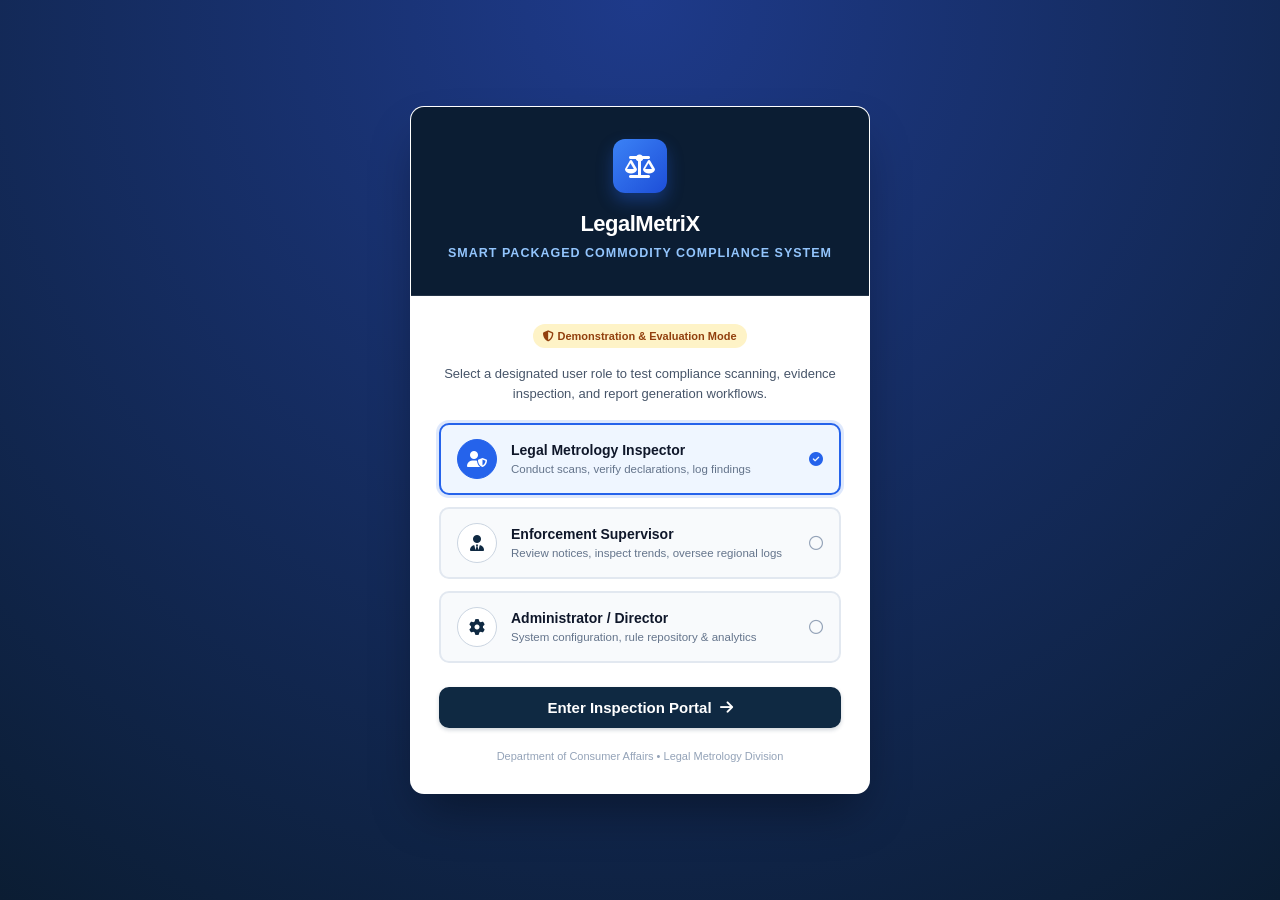
<file: frontend/index.html>
<!DOCTYPE html>
<html lang="en">
<head>
  <meta charset="UTF-8">
  <meta name="viewport" content="width=device-width, initial-scale=1.0">
  <title>LegalMetriX — Smart Packaged Commodity Compliance System</title>
  <meta name="description" content="AI-assisted Legal Metrology compliance screening and mandatory packaged commodity declaration verification system for enforcement officers.">
  <link rel="stylesheet" href="https://cdnjs.cloudflare.com/ajax/libs/font-awesome/6.4.0/css/all.min.css">
  <link rel="stylesheet" href="css/style.css">
  <style>
    .login-wrapper {
      min-height: 100vh;
      display: flex;
      align-items: center;
      justify-content: center;
      background: radial-gradient(circle at top, #1e3a8a, #0b1d33);
      padding: 24px;
    }
    .login-box {
      background-color: #ffffff;
      border-radius: var(--radius-lg);
      box-shadow: 0 25px 50px -12px rgba(0, 0, 0, 0.4);
      width: 100%;
      max-width: 460px;
      overflow: hidden;
      border: 1px solid rgba(255, 255, 255, 0.1);
    }
    .login-header {
      background-color: var(--primary-navy-900);
      padding: 32px 28px;
      text-align: center;
      color: #ffffff;
      border-bottom: 1px solid rgba(255, 255, 255, 0.1);
    }
    .login-emblem {
      width: 54px;
      height: 54px;
      margin: 0 auto 14px;
      background: linear-gradient(135deg, #3b82f6, #1d4ed8);
      border-radius: 12px;
      display: flex;
      align-items: center;
      justify-content: center;
      font-size: 24px;
      color: #ffffff;
      box-shadow: 0 8px 16px rgba(37, 99, 235, 0.35);
    }
    .login-title {
      font-size: 22px;
      font-weight: 800;
      letter-spacing: -0.5px;
      color: #ffffff;
    }
    .login-subtitle {
      font-size: 12.5px;
      color: #93c5fd;
      text-transform: uppercase;
      letter-spacing: 1px;
      font-weight: 600;
      margin-top: 4px;
    }
    .login-body {
      padding: 28px;
    }
    .demo-role-grid {
      display: grid;
      gap: 12px;
      margin-bottom: 24px;
    }
    .role-select-card {
      border: 2px solid var(--slate-200);
      border-radius: var(--radius-md);
      padding: 14px 16px;
      cursor: pointer;
      display: flex;
      align-items: center;
      gap: 14px;
      transition: all 0.2s ease;
      background-color: #f8fafc;
    }
    .role-select-card:hover {
      border-color: #3b82f6;
      background-color: #eff6ff;
    }
    .role-select-card.selected {
      border-color: #2563eb;
      background-color: #eff6ff;
      box-shadow: 0 0 0 3px rgba(37, 99, 235, 0.15);
    }
    .role-icon-box {
      width: 40px;
      height: 40px;
      border-radius: 50%;
      background-color: #ffffff;
      border: 1px solid var(--slate-300);
      display: flex;
      align-items: center;
      justify-content: center;
      font-size: 16px;
      color: var(--primary-navy-800);
    }
    .role-select-card.selected .role-icon-box {
      background-color: #2563eb;
      color: #ffffff;
      border-color: #2563eb;
    }
    .role-details {
      flex: 1;
    }
    .role-name {
      font-size: 14px;
      font-weight: 700;
      color: var(--slate-900);
    }
    .role-desc {
      font-size: 11.5px;
      color: var(--slate-500);
    }
    .demo-badge {
      display: inline-block;
      padding: 4px 10px;
      background-color: #fef3c7;
      color: #92400e;
      border-radius: 20px;
      font-size: 11px;
      font-weight: 700;
      margin-bottom: 16px;
    }
  </style>
</head>
<body>
  <div class="login-wrapper">
    <div class="login-box">
      <div class="login-header">
        <div class="login-emblem">
          <i class="fa-solid fa-scale-balanced"></i>
        </div>
        <h1 class="login-title">LegalMetriX</h1>
        <div class="login-subtitle">Smart Packaged Commodity Compliance System</div>
      </div>

      <div class="login-body">
        <div style="text-align: center;">
          <span class="demo-badge"><i class="fa-solid fa-shield-halved"></i> Demonstration &amp; Evaluation Mode</span>
          <p style="font-size: 13px; color: var(--slate-600); margin-bottom: 20px;">
            Select a designated user role to test compliance scanning, evidence inspection, and report generation workflows.
          </p>
        </div>

        <div class="demo-role-grid">
          <!-- Role 1: Inspector -->
          <div class="role-select-card selected" onclick="selectRole('inspector', this)" id="role-card-inspector">
            <div class="role-icon-box">
              <i class="fa-solid fa-user-shield"></i>
            </div>
            <div class="role-details">
              <div class="role-name">Legal Metrology Inspector</div>
              <div class="role-desc">Conduct scans, verify declarations, log findings</div>
            </div>
            <i class="fa-solid fa-circle-check" style="color: #2563eb;"></i>
          </div>

          <!-- Role 2: Supervisor -->
          <div class="role-select-card" onclick="selectRole('supervisor', this)" id="role-card-supervisor">
            <div class="role-icon-box">
              <i class="fa-solid fa-user-tie"></i>
            </div>
            <div class="role-details">
              <div class="role-name">Enforcement Supervisor</div>
              <div class="role-desc">Review notices, inspect trends, oversee regional logs</div>
            </div>
            <i class="fa-regular fa-circle" style="color: var(--slate-400);"></i>
          </div>

          <!-- Role 3: Admin -->
          <div class="role-select-card" onclick="selectRole('admin', this)" id="role-card-admin">
            <div class="role-icon-box">
              <i class="fa-solid fa-gear"></i>
            </div>
            <div class="role-details">
              <div class="role-name">Administrator / Director</div>
              <div class="role-desc">System configuration, rule repository &amp; analytics</div>
            </div>
            <i class="fa-regular fa-circle" style="color: var(--slate-400);"></i>
          </div>
        </div>

        <button type="button" class="btn btn-primary btn-lg" style="width: 100%;" onclick="proceedToDashboard()">
          <span>Enter Inspection Portal</span>
          <i class="fa-solid fa-arrow-right"></i>
        </button>

        <div style="margin-top: 20px; text-align: center; font-size: 11px; color: var(--slate-400);">
          Department of Consumer Affairs • Legal Metrology Division
        </div>
      </div>
    </div>
  </div>

  <script src="js/api.js"></script>
  <script>
    let selectedRoleKey = 'inspector';

    function selectRole(roleKey, cardEl) {
      selectedRoleKey = roleKey;
      document.querySelectorAll('.role-select-card').forEach(c => {
        c.classList.remove('selected');
        const icon = c.querySelector('.fa-circle-check, .fa-circle');
        if (icon) {
          icon.className = 'fa-regular fa-circle';
          icon.style.color = 'var(--slate-400)';
        }
      });

      cardEl.classList.add('selected');
      const activeIcon = cardEl.querySelector('.fa-circle');
      if (activeIcon) {
        activeIcon.className = 'fa-solid fa-circle-check';
        activeIcon.style.color = '#2563eb';
      }
    }

    function proceedToDashboard() {
      API.setCurrentUserRole(selectedRoleKey);
      window.location.href = 'dashboard.html';
    }
  </script>
</body>
</html>
</file>
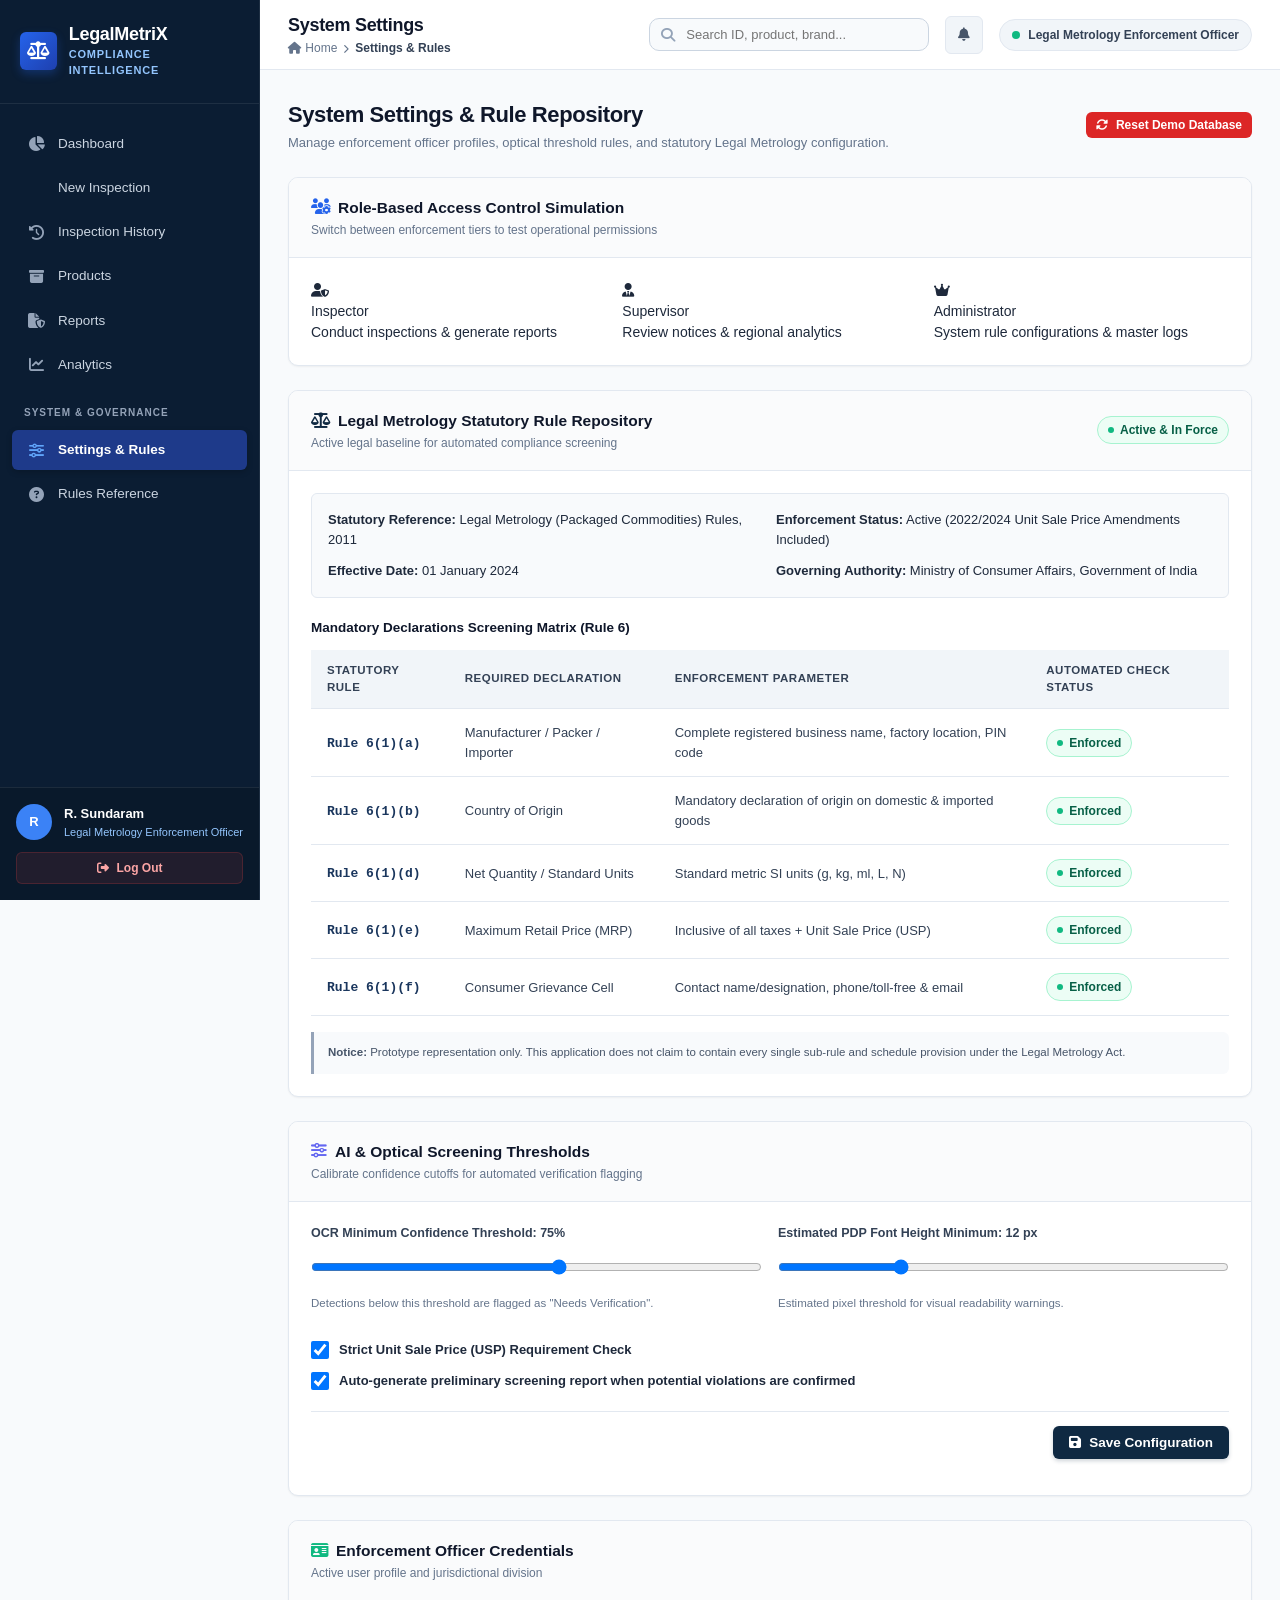
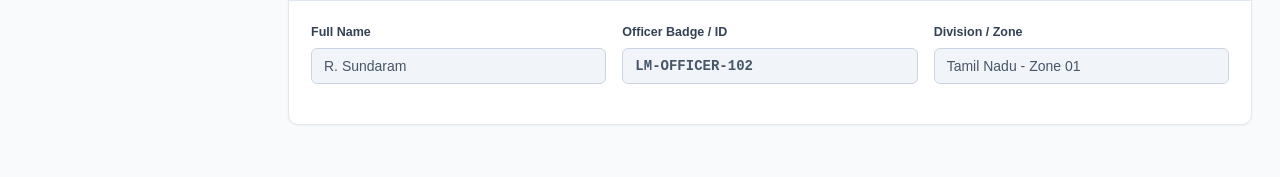
<file: frontend/settings.html>
<!DOCTYPE html>
<html lang="en">
<head>
  <meta charset="UTF-8">
  <meta name="viewport" content="width=device-width, initial-scale=1.0">
  <title>System Settings &amp; Rule Repository — LegalMetriX</title>
  <link rel="stylesheet" href="https://cdnjs.cloudflare.com/ajax/libs/font-awesome/6.4.0/css/all.min.css">
  <link rel="stylesheet" href="css/style.css">
</head>
<body>
  <div class="app-container">
    <!-- Persistent Sidebar Container -->
    <div id="sidebar-container"></div>

    <!-- Main Wrapper -->
    <div class="main-wrapper">
      <!-- Top Navigation Bar -->
      <div id="topbar-container" data-title="System Settings" data-breadcrumb="Settings &amp; Rules"></div>

      <!-- Page Content -->
      <main class="content-body">
        <!-- Header -->
        <div style="display: flex; justify-content: space-between; align-items: center; margin-bottom: 24px; flex-wrap: wrap; gap: 16px;">
          <div>
            <h1 style="font-size: 22px; font-weight: 800; color: var(--slate-900); letter-spacing: -0.4px;">System Settings &amp; Rule Repository</h1>
            <p style="font-size: 13px; color: var(--slate-500); margin-top: 2px;">
              Manage enforcement officer profiles, optical threshold rules, and statutory Legal Metrology configuration.
            </p>
          </div>
          <div>
            <button type="button" class="btn btn-danger btn-sm" onclick="SettingsController.resetAllData()">
              <i class="fa-solid fa-rotate"></i>
              <span>Reset Demo Database</span>
            </button>
          </div>
        </div>

        <!-- 1. Active Role Switcher Card -->
        <div class="card">
          <div class="card-header">
            <div class="card-title-group">
              <h3><i class="fa-solid fa-users-gear" style="color: #2563eb;"></i> Role-Based Access Control Simulation</h3>
              <div class="card-subtitle">Switch between enforcement tiers to test operational permissions</div>
            </div>
          </div>
          <div class="card-body">
            <div style="display: grid; grid-template-columns: repeat(3, 1fr); gap: 16px;">
              <div class="role-select-card" id="settings-role-inspector" onclick="SettingsController.switchRole('inspector')">
                <div class="role-icon-box"><i class="fa-solid fa-user-shield"></i></div>
                <div class="role-details">
                  <div class="role-name">Inspector</div>
                  <div class="role-desc">Conduct inspections &amp; generate reports</div>
                </div>
              </div>

              <div class="role-select-card" id="settings-role-supervisor" onclick="SettingsController.switchRole('supervisor')">
                <div class="role-icon-box"><i class="fa-solid fa-user-tie"></i></div>
                <div class="role-details">
                  <div class="role-name">Supervisor</div>
                  <div class="role-desc">Review notices &amp; regional analytics</div>
                </div>
              </div>

              <div class="role-select-card" id="settings-role-admin" onclick="SettingsController.switchRole('admin')">
                <div class="role-icon-box"><i class="fa-solid fa-crown"></i></div>
                <div class="role-details">
                  <div class="role-name">Administrator</div>
                  <div class="role-desc">System rule configurations &amp; master logs</div>
                </div>
              </div>
            </div>
          </div>
        </div>

        <!-- 2. Legal Metrology Rule Repository Card -->
        <div class="card">
          <div class="card-header">
            <div class="card-title-group">
              <h3><i class="fa-solid fa-scale-balanced" style="color: var(--primary-navy-800);"></i> Legal Metrology Statutory Rule Repository</h3>
              <div class="card-subtitle">Active legal baseline for automated compliance screening</div>
            </div>
            <div>
              <span class="badge-status compliant"><span class="badge-dot"></span> Active &amp; In Force</span>
            </div>
          </div>
          <div class="card-body">
            <div style="background-color: var(--slate-50); border: 1px solid var(--slate-200); border-radius: var(--radius-sm); padding: 16px; margin-bottom: 20px; font-size: 13px;">
              <div style="display: grid; grid-template-columns: repeat(2, 1fr); gap: 12px;">
                <div><strong>Statutory Reference:</strong> Legal Metrology (Packaged Commodities) Rules, 2011</div>
                <div><strong>Enforcement Status:</strong> Active (2022/2024 Unit Sale Price Amendments Included)</div>
                <div><strong>Effective Date:</strong> 01 January 2024</div>
                <div><strong>Governing Authority:</strong> Ministry of Consumer Affairs, Government of India</div>
              </div>
            </div>

            <h4 style="font-size: 13.5px; font-weight: 700; color: var(--slate-900); margin-bottom: 12px;">
              Mandatory Declarations Screening Matrix (Rule 6)
            </h4>

            <div class="table-responsive">
              <table class="table">
                <thead>
                  <tr>
                    <th>Statutory Rule</th>
                    <th>Required Declaration</th>
                    <th>Enforcement Parameter</th>
                    <th>Automated Check Status</th>
                  </tr>
                </thead>
                <tbody>
                  <tr>
                    <td><span class="table-code">Rule 6(1)(a)</span></td>
                    <td>Manufacturer / Packer / Importer</td>
                    <td>Complete registered business name, factory location, PIN code</td>
                    <td><span class="badge-status compliant"><span class="badge-dot"></span> Enforced</span></td>
                  </tr>
                  <tr>
                    <td><span class="table-code">Rule 6(1)(b)</span></td>
                    <td>Country of Origin</td>
                    <td>Mandatory declaration of origin on domestic &amp; imported goods</td>
                    <td><span class="badge-status compliant"><span class="badge-dot"></span> Enforced</span></td>
                  </tr>
                  <tr>
                    <td><span class="table-code">Rule 6(1)(d)</span></td>
                    <td>Net Quantity / Standard Units</td>
                    <td>Standard metric SI units (g, kg, ml, L, N)</td>
                    <td><span class="badge-status compliant"><span class="badge-dot"></span> Enforced</span></td>
                  </tr>
                  <tr>
                    <td><span class="table-code">Rule 6(1)(e)</span></td>
                    <td>Maximum Retail Price (MRP)</td>
                    <td>Inclusive of all taxes + Unit Sale Price (USP)</td>
                    <td><span class="badge-status compliant"><span class="badge-dot"></span> Enforced</span></td>
                  </tr>
                  <tr>
                    <td><span class="table-code">Rule 6(1)(f)</span></td>
                    <td>Consumer Grievance Cell</td>
                    <td>Contact name/designation, phone/toll-free &amp; email</td>
                    <td><span class="badge-status compliant"><span class="badge-dot"></span> Enforced</span></td>
                  </tr>
                </tbody>
              </table>
            </div>

            <div class="legal-notice">
              <strong>Notice:</strong> Prototype representation only. This application does not claim to contain every single sub-rule and schedule provision under the Legal Metrology Act.
            </div>
          </div>
        </div>

        <!-- 3. AI & OCR Detection Thresholds -->
        <div class="card">
          <div class="card-header">
            <div class="card-title-group">
              <h3><i class="fa-solid fa-sliders" style="color: #6366f1;"></i> AI &amp; Optical Screening Thresholds</h3>
              <div class="card-subtitle">Calibrate confidence cutoffs for automated verification flagging</div>
            </div>
          </div>
          <div class="card-body">
            <form id="settings-form" onsubmit="SettingsController.saveSettings(event)">
              <div class="form-row">
                <div class="form-group">
                  <label class="form-label" for="setting-ocr-conf">
                    OCR Minimum Confidence Threshold: <strong id="conf-val-label">75%</strong>
                  </label>
                  <input type="range" id="setting-ocr-conf" class="form-control" min="50" max="95" value="75" oninput="document.getElementById('conf-val-label').textContent = this.value + '%'">
                  <div class="form-text">Detections below this threshold are flagged as "Needs Verification".</div>
                </div>

                <div class="form-group">
                  <label class="form-label" for="setting-font-px">
                    Estimated PDP Font Height Minimum: <strong id="font-val-label">12 px</strong>
                  </label>
                  <input type="range" id="setting-font-px" class="form-control" min="8" max="24" value="12" oninput="document.getElementById('font-val-label').textContent = this.value + ' px'">
                  <div class="form-text">Estimated pixel threshold for visual readability warnings.</div>
                </div>
              </div>

              <div style="display: flex; flex-direction: column; gap: 12px; margin-top: 10px;">
                <label style="display: flex; align-items: center; gap: 10px; cursor: pointer;">
                  <input type="checkbox" id="setting-unit-price" checked style="width: 18px; height: 18px;">
                  <span style="font-size: 13px; font-weight: 600; color: var(--slate-800);">Strict Unit Sale Price (USP) Requirement Check</span>
                </label>

                <label style="display: flex; align-items: center; gap: 10px; cursor: pointer;">
                  <input type="checkbox" id="setting-auto-report" checked style="width: 18px; height: 18px;">
                  <span style="font-size: 13px; font-weight: 600; color: var(--slate-800);">Auto-generate preliminary screening report when potential violations are confirmed</span>
                </label>
              </div>

              <div class="card-footer" style="padding-left: 0; padding-right: 0; background: none; margin-top: 20px;">
                <button type="submit" class="btn btn-primary">
                  <i class="fa-solid fa-floppy-disk"></i>
                  <span>Save Configuration</span>
                </button>
              </div>
            </form>
          </div>
        </div>

        <!-- 4. Officer Profile -->
        <div class="card">
          <div class="card-header">
            <div class="card-title-group">
              <h3><i class="fa-solid fa-id-card" style="color: #10b981;"></i> Enforcement Officer Credentials</h3>
              <div class="card-subtitle">Active user profile and jurisdictional division</div>
            </div>
          </div>
          <div class="card-body">
            <div class="form-row">
              <div class="form-group">
                <label class="form-label">Full Name</label>
                <input type="text" id="prof-name" class="form-control" value="R. Sundaram" readonly>
              </div>
              <div class="form-group">
                <label class="form-label">Officer Badge / ID</label>
                <input type="text" id="prof-badge" class="form-control table-code" value="LM-OFFICER-102" readonly>
              </div>
              <div class="form-group">
                <label class="form-label">Division / Zone</label>
                <input type="text" id="prof-zone" class="form-control" value="Tamil Nadu - Zone 01" readonly>
              </div>
            </div>
          </div>
        </div>

      </main>
    </div>
  </div>

  <script src="js/api.js"></script>
  <script src="js/app.js"></script>
  <script src="js/settings.js"></script>
</body>
</html>
</file>
<file: frontend/css/style.css>
/* ==========================================================================
   LegalMetriX - Government Packaged Commodity Compliance Design System
   ========================================================================== */

:root {
  /* Primary & Slate Palette */
  --primary-navy-900: #0b1d33;
  --primary-navy-800: #0f2942;
  --primary-navy-700: #1a365d;
  --primary-navy-600: #254d80;
  --primary-blue: #1d4ed8;
  --primary-blue-light: #eff6ff;

  /* Neutral Slate */
  --slate-900: #0f172a;
  --slate-800: #1e293b;
  --slate-700: #334155;
  --slate-600: #475569;
  --slate-500: #64748b;
  --slate-400: #94a3b8;
  --slate-300: #cbd5e1;
  --slate-200: #e2e8f0;
  --slate-100: #f1f5f9;
  --slate-50: #f8fafc;
  --white: #ffffff;

  /* Status Colors */
  --status-compliant: #10b981;
  --status-compliant-bg: #ecfdf5;
  --status-compliant-border: #a7f3d0;
  --status-compliant-text: #065f46;

  --status-warning: #d97706;
  --status-warning-bg: #fffbeb;
  --status-warning-border: #fde68a;
  --status-warning-text: #92400e;

  --status-violation: #dc2626;
  --status-violation-bg: #fef2f2;
  --status-violation-border: #fecaca;
  --status-violation-text: #991b1b;

  --status-info: #0284c7;
  --status-info-bg: #f0f9ff;
  --status-info-border: #bae6fd;
  --status-info-text: #0369a1;

  /* Geometry & Typography */
  --font-sans: 'Inter', -apple-system, BlinkMacSystemFont, 'Segoe UI', Roboto, Helvetica, Arial, sans-serif;
  --radius-sm: 6px;
  --radius-md: 10px;
  --radius-lg: 14px;
  --radius-xl: 20px;

  /* Shadows */
  --shadow-sm: 0 1px 2px 0 rgba(0, 0, 0, 0.05);
  --shadow-md: 0 4px 6px -1px rgba(0, 0, 0, 0.07), 0 2px 4px -2px rgba(0, 0, 0, 0.05);
  --shadow-lg: 0 10px 15px -3px rgba(0, 0, 0, 0.08), 0 4px 6px -4px rgba(0, 0, 0, 0.04);
  --shadow-xl: 0 20px 25px -5px rgba(0, 0, 0, 0.1), 0 8px 10px -6px rgba(0, 0, 0, 0.04);

  /* Layout Dimensions */
  --sidebar-width: 260px;
  --topbar-height: 70px;
}

/* Base Styles */
* {
  box-sizing: border-box;
  margin: 0;
  padding: 0;
}

html, body {
  font-family: var(--font-sans);
  background-color: var(--slate-50);
  color: var(--slate-800);
  font-size: 14px;
  line-height: 1.5;
  -webkit-font-smoothing: antialiased;
}

a {
  color: var(--primary-navy-700);
  text-decoration: none;
  transition: all 0.2s ease;
}

button {
  font-family: inherit;
  cursor: pointer;
  border: none;
  background: none;
  outline: none;
}

input, select, textarea {
  font-family: inherit;
  font-size: 14px;
}

/* ==========================================================================
   App Layout
   ========================================================================== */
.app-container {
  display: flex;
  min-height: 100vh;
}

/* Persistent Sidebar */
.sidebar {
  width: var(--sidebar-width);
  background-color: var(--primary-navy-900);
  color: var(--slate-300);
  display: flex;
  flex-direction: column;
  position: fixed;
  top: 0;
  bottom: 0;
  left: 0;
  z-index: 100;
  transition: transform 0.3s cubic-bezier(0.4, 0, 0.2, 1);
  border-right: 1px solid rgba(255, 255, 255, 0.08);
}

.sidebar-header {
  padding: 24px 20px;
  border-bottom: 1px solid rgba(255, 255, 255, 0.08);
  display: flex;
  align-items: center;
  gap: 12px;
}

.sidebar-logo-icon {
  width: 38px;
  height: 38px;
  background: linear-gradient(135deg, #2563eb, #1e40af);
  color: #ffffff;
  border-radius: var(--radius-sm);
  display: flex;
  align-items: center;
  justify-content: center;
  font-size: 18px;
  box-shadow: 0 4px 10px rgba(37, 99, 235, 0.3);
}

.sidebar-brand h1 {
  font-size: 18px;
  font-weight: 700;
  color: #ffffff;
  letter-spacing: -0.3px;
  line-height: 1.2;
}

.sidebar-brand span {
  font-size: 11px;
  color: #93c5fd;
  text-transform: uppercase;
  letter-spacing: 0.8px;
  font-weight: 600;
  display: block;
}

.sidebar-nav {
  flex: 1;
  overflow-y: auto;
  padding: 20px 12px;
  display: flex;
  flex-direction: column;
  gap: 4px;
}

.nav-section-title {
  font-size: 10px;
  text-transform: uppercase;
  letter-spacing: 1px;
  color: var(--slate-400);
  padding: 16px 12px 6px;
  font-weight: 700;
}

.nav-item {
  display: flex;
  align-items: center;
  gap: 12px;
  padding: 10px 14px;
  border-radius: var(--radius-sm);
  color: var(--slate-300);
  font-weight: 500;
  font-size: 13.5px;
  transition: all 0.2s ease;
}

.nav-item i {
  width: 20px;
  font-size: 15px;
  text-align: center;
  color: var(--slate-400);
  transition: color 0.2s ease;
}

.nav-item:hover {
  background-color: rgba(255, 255, 255, 0.07);
  color: #ffffff;
}

.nav-item:hover i {
  color: #93c5fd;
}

.nav-item.active {
  background-color: #1e3a8a;
  color: #ffffff;
  font-weight: 600;
  box-shadow: 0 2px 6px rgba(0, 0, 0, 0.2);
}

.nav-item.active i {
  color: #60a5fa;
}

.nav-item .badge {
  margin-left: auto;
  background-color: rgba(255, 255, 255, 0.15);
  color: #ffffff;
  padding: 2px 7px;
  border-radius: 20px;
  font-size: 11px;
  font-weight: 600;
}

/* Sidebar Footer & Profile */
.sidebar-footer {
  padding: 16px;
  border-top: 1px solid rgba(255, 255, 255, 0.08);
  background-color: rgba(0, 0, 0, 0.15);
}

.user-profile-box {
  display: flex;
  align-items: center;
  gap: 12px;
  margin-bottom: 12px;
}

.user-avatar {
  width: 36px;
  height: 36px;
  border-radius: 50%;
  background-color: #3b82f6;
  color: #ffffff;
  display: flex;
  align-items: center;
  justify-content: center;
  font-weight: 600;
  font-size: 13px;
  flex-shrink: 0;
}

.user-info {
  flex: 1;
  min-width: 0;
}

.user-info .user-name {
  font-size: 13px;
  font-weight: 600;
  color: #ffffff;
  white-space: nowrap;
  overflow: hidden;
  text-overflow: ellipsis;
}

.user-info .user-role {
  font-size: 11px;
  color: #93c5fd;
  white-space: nowrap;
  overflow: hidden;
  text-overflow: ellipsis;
}

.logout-btn {
  width: 100%;
  display: flex;
  align-items: center;
  justify-content: center;
  gap: 8px;
  padding: 8px 12px;
  border-radius: var(--radius-sm);
  background-color: rgba(239, 68, 68, 0.1);
  color: #fca5a5;
  font-size: 12px;
  font-weight: 600;
  border: 1px solid rgba(239, 68, 68, 0.2);
  transition: all 0.2s ease;
}

.logout-btn:hover {
  background-color: #dc2626;
  color: #ffffff;
  border-color: #dc2626;
}

/* ==========================================================================
   Main Content Area & Topbar
   ========================================================================== */
.main-wrapper {
  margin-left: var(--sidebar-width);
  flex: 1;
  display: flex;
  flex-direction: column;
  min-width: 0;
  min-height: 100vh;
}

.topbar {
  height: var(--topbar-height);
  background-color: var(--white);
  border-bottom: 1px solid var(--slate-200);
  display: flex;
  align-items: center;
  justify-content: space-between;
  padding: 0 28px;
  position: sticky;
  top: 0;
  z-index: 90;
}

.topbar-left {
  display: flex;
  align-items: center;
  gap: 18px;
}

.mobile-menu-btn {
  display: none;
  font-size: 20px;
  color: var(--slate-700);
  padding: 6px;
}

.page-title-group h2 {
  font-size: 18px;
  font-weight: 700;
  color: var(--slate-900);
  letter-spacing: -0.3px;
}

.breadcrumbs {
  display: flex;
  align-items: center;
  gap: 6px;
  font-size: 12px;
  color: var(--slate-500);
}

.breadcrumbs a {
  color: var(--slate-500);
}

.breadcrumbs a:hover {
  color: var(--primary-navy-700);
}

.breadcrumbs span.current {
  color: var(--slate-700);
  font-weight: 600;
}

.topbar-right {
  display: flex;
  align-items: center;
  gap: 16px;
}

/* Global Search Bar */
.search-container {
  position: relative;
  width: 280px;
}

.search-input-wrapper {
  position: relative;
  display: flex;
  align-items: center;
}

.search-input-wrapper i {
  position: absolute;
  left: 12px;
  color: var(--slate-400);
  font-size: 14px;
}

.search-input {
  width: 100%;
  padding: 8px 12px 8px 36px;
  border-radius: var(--radius-md);
  border: 1px solid var(--slate-300);
  background-color: var(--slate-50);
  color: var(--slate-800);
  font-size: 13px;
  transition: all 0.2s ease;
}

.search-input:focus {
  background-color: var(--white);
  border-color: #2563eb;
  box-shadow: 0 0 0 3px rgba(37, 99, 235, 0.12);
  outline: none;
}

.search-results-dropdown {
  position: absolute;
  top: calc(100% + 6px);
  left: 0;
  right: 0;
  background-color: var(--white);
  border: 1px solid var(--slate-200);
  border-radius: var(--radius-md);
  box-shadow: var(--shadow-lg);
  max-height: 380px;
  overflow-y: auto;
  z-index: 200;
  display: none;
}

.search-results-dropdown.active {
  display: block;
}

.search-result-item {
  padding: 10px 14px;
  border-bottom: 1px solid var(--slate-100);
  cursor: pointer;
  transition: background-color 0.15s ease;
}

.search-result-item:last-child {
  border-bottom: none;
}

.search-result-item:hover {
  background-color: var(--slate-50);
}

.search-result-title {
  font-weight: 600;
  font-size: 13px;
  color: var(--slate-900);
}

.search-result-subtitle {
  font-size: 11px;
  color: var(--slate-500);
}

/* Notification & Topbar Icons */
.topbar-action-btn {
  position: relative;
  width: 38px;
  height: 38px;
  border-radius: var(--radius-sm);
  display: flex;
  align-items: center;
  justify-content: center;
  color: var(--slate-600);
  background-color: var(--slate-100);
  border: 1px solid var(--slate-200);
  transition: all 0.2s ease;
}

.topbar-action-btn:hover {
  background-color: var(--slate-200);
  color: var(--slate-900);
}

.unread-badge {
  position: absolute;
  top: 6px;
  right: 6px;
  width: 8px;
  height: 8px;
  background-color: var(--status-violation);
  border-radius: 50%;
  border: 2px solid var(--white);
}

.notifications-dropdown {
  position: absolute;
  top: 56px;
  right: 28px;
  width: 340px;
  background-color: var(--white);
  border: 1px solid var(--slate-200);
  border-radius: var(--radius-lg);
  box-shadow: var(--shadow-xl);
  z-index: 200;
  display: none;
}

.notifications-dropdown.active {
  display: block;
}

.notif-header {
  padding: 14px 18px;
  border-bottom: 1px solid var(--slate-200);
  display: flex;
  justify-content: space-between;
  align-items: center;
}

.notif-header h4 {
  font-size: 14px;
  font-weight: 700;
  color: var(--slate-900);
}

.notif-mark-read {
  font-size: 11px;
  color: var(--primary-blue);
  font-weight: 600;
  cursor: pointer;
}

.notif-list {
  max-height: 320px;
  overflow-y: auto;
}

.notif-item {
  padding: 12px 18px;
  border-bottom: 1px solid var(--slate-100);
  display: flex;
  gap: 12px;
  transition: background-color 0.15s ease;
}

.notif-item:hover {
  background-color: var(--slate-50);
}

.notif-item.unread {
  background-color: #f8fafc;
}

.notif-icon {
  width: 32px;
  height: 32px;
  border-radius: 50%;
  display: flex;
  align-items: center;
  justify-content: center;
  flex-shrink: 0;
  font-size: 13px;
}

.notif-icon.warning { background-color: var(--status-warning-bg); color: var(--status-warning); }
.notif-icon.info { background-color: var(--status-info-bg); color: var(--status-info); }
.notif-icon.danger { background-color: var(--status-violation-bg); color: var(--status-violation); }
.notif-icon.success { background-color: var(--status-compliant-bg); color: var(--status-compliant); }

.notif-content {
  flex: 1;
}

.notif-title {
  font-size: 12.5px;
  font-weight: 600;
  color: var(--slate-900);
  margin-bottom: 2px;
}

.notif-text {
  font-size: 11.5px;
  color: var(--slate-600);
  line-height: 1.4;
}

.notif-time {
  font-size: 10px;
  color: var(--slate-400);
  margin-top: 4px;
}

/* User Pill Badge */
.user-role-pill {
  display: flex;
  align-items: center;
  gap: 8px;
  padding: 6px 12px;
  background-color: var(--slate-100);
  border: 1px solid var(--slate-200);
  border-radius: 30px;
  font-size: 12px;
  font-weight: 600;
  color: var(--slate-700);
}

.user-role-dot {
  width: 8px;
  height: 8px;
  border-radius: 50%;
  background-color: var(--status-compliant);
}

/* Page Body Container */
.content-body {
  flex: 1;
  padding: 28px;
  max-width: 1400px;
  width: 100%;
  margin: 0 auto;
}

/* ==========================================================================
   UI Components & Cards
   ========================================================================== */
.card {
  background-color: var(--white);
  border: 1px solid var(--slate-200);
  border-radius: var(--radius-md);
  box-shadow: var(--shadow-sm);
  margin-bottom: 24px;
  overflow: hidden;
  transition: box-shadow 0.2s ease;
}

.card:hover {
  box-shadow: var(--shadow-md);
}

.card-header {
  padding: 18px 22px;
  border-bottom: 1px solid var(--slate-200);
  display: flex;
  justify-content: space-between;
  align-items: center;
  background-color: #fafbfc;
}

.card-title-group h3 {
  font-size: 15.5px;
  font-weight: 700;
  color: var(--slate-900);
  display: flex;
  align-items: center;
  gap: 8px;
}

.card-subtitle {
  font-size: 12px;
  color: var(--slate-500);
  margin-top: 2px;
}

.card-body {
  padding: 22px;
}

.card-footer {
  padding: 14px 22px;
  border-top: 1px solid var(--slate-200);
  background-color: var(--slate-50);
  display: flex;
  justify-content: flex-end;
  gap: 12px;
}

/* Buttons */
.btn {
  display: inline-flex;
  align-items: center;
  justify-content: center;
  gap: 8px;
  padding: 9px 16px;
  border-radius: var(--radius-sm);
  font-size: 13.5px;
  font-weight: 600;
  transition: all 0.2s ease;
  white-space: nowrap;
}

.btn-primary {
  background-color: var(--primary-navy-800);
  color: #ffffff;
  box-shadow: 0 2px 4px rgba(15, 41, 66, 0.2);
}

.btn-primary:hover {
  background-color: var(--primary-navy-700);
  color: #ffffff;
  box-shadow: 0 4px 8px rgba(15, 41, 66, 0.3);
}

.btn-secondary {
  background-color: var(--white);
  color: var(--slate-700);
  border: 1px solid var(--slate-300);
}

.btn-secondary:hover {
  background-color: var(--slate-100);
  border-color: var(--slate-400);
  color: var(--slate-900);
}

.btn-success {
  background-color: var(--status-compliant);
  color: #ffffff;
}

.btn-success:hover {
  background-color: #059669;
}

.btn-danger {
  background-color: var(--status-violation);
  color: #ffffff;
}

.btn-danger:hover {
  background-color: #b91c1c;
}

.btn-warning {
  background-color: var(--status-warning);
  color: #ffffff;
}

.btn-warning:hover {
  background-color: #b45309;
}

.btn-sm {
  padding: 6px 10px;
  font-size: 12px;
}

.btn-lg {
  padding: 12px 24px;
  font-size: 15px;
  border-radius: var(--radius-md);
}

/* Status Badges */
.badge-status {
  display: inline-flex;
  align-items: center;
  gap: 6px;
  padding: 4px 10px;
  border-radius: 20px;
  font-size: 12px;
  font-weight: 600;
}

.badge-status.compliant, .badge-status.detected {
  background-color: var(--status-compliant-bg);
  color: var(--status-compliant-text);
  border: 1px solid var(--status-compliant-border);
}

.badge-status.needs_verification, .badge-status.warning {
  background-color: var(--status-warning-bg);
  color: var(--status-warning-text);
  border: 1px solid var(--status-warning-border);
}

.badge-status.potential_violation, .badge-status.potential_issue, .badge-status.missing {
  background-color: var(--status-violation-bg);
  color: var(--status-violation-text);
  border: 1px solid var(--status-violation-border);
}

.badge-dot {
  width: 6px;
  height: 6px;
  border-radius: 50%;
}

.badge-status.compliant .badge-dot { background-color: var(--status-compliant); }
.badge-status.needs_verification .badge-dot { background-color: var(--status-warning); }
.badge-status.potential_violation .badge-dot { background-color: var(--status-violation); }

/* Form Controls */
.form-group {
  margin-bottom: 18px;
}

.form-label {
  display: block;
  font-size: 12.5px;
  font-weight: 600;
  color: var(--slate-700);
  margin-bottom: 6px;
}

.form-label .required {
  color: var(--status-violation);
}

.form-control {
  width: 100%;
  padding: 9px 12px;
  border: 1px solid var(--slate-300);
  border-radius: var(--radius-sm);
  background-color: var(--white);
  color: var(--slate-800);
  transition: all 0.2s ease;
}

.form-control:focus {
  border-color: #2563eb;
  box-shadow: 0 0 0 3px rgba(37, 99, 235, 0.12);
  outline: none;
}

.form-control[readonly], .form-control:disabled {
  background-color: var(--slate-100);
  color: var(--slate-600);
  cursor: not-allowed;
}

.form-text {
  font-size: 11.5px;
  color: var(--slate-500);
  margin-top: 4px;
}

.form-row {
  display: grid;
  grid-template-columns: repeat(auto-fit, minmax(240px, 1fr));
  gap: 16px;
}

/* Data Tables */
.table-responsive {
  width: 100%;
  overflow-x: auto;
}

.table {
  width: 100%;
  border-collapse: collapse;
  text-align: left;
  font-size: 13px;
}

.table th {
  background-color: var(--slate-100);
  color: var(--slate-700);
  font-weight: 700;
  font-size: 11.5px;
  text-transform: uppercase;
  letter-spacing: 0.5px;
  padding: 12px 16px;
  border-bottom: 1px solid var(--slate-200);
}

.table td {
  padding: 14px 16px;
  border-bottom: 1px solid var(--slate-200);
  color: var(--slate-700);
  vertical-align: middle;
}

.table tbody tr {
  transition: background-color 0.15s ease;
}

.table tbody tr:hover {
  background-color: #f8fafc;
}

.table-code {
  font-family: ui-monospace, SFMono-Regular, Menlo, Monaco, Consolas, monospace;
  font-weight: 700;
  color: var(--primary-navy-700);
}

/* ==========================================================================
   Dashboard Components
   ========================================================================== */
.stats-grid {
  display: grid;
  grid-template-columns: repeat(4, 1fr);
  gap: 20px;
  margin-bottom: 24px;
}

.stat-card {
  background-color: var(--white);
  border: 1px solid var(--slate-200);
  border-radius: var(--radius-md);
  padding: 20px;
  box-shadow: var(--shadow-sm);
  display: flex;
  align-items: center;
  gap: 16px;
  position: relative;
  overflow: hidden;
  transition: transform 0.2s ease, box-shadow 0.2s ease;
}

.stat-card:hover {
  transform: translateY(-2px);
  box-shadow: var(--shadow-md);
}

.stat-icon-wrapper {
  width: 48px;
  height: 48px;
  border-radius: var(--radius-md);
  display: flex;
  align-items: center;
  justify-content: center;
  font-size: 20px;
  flex-shrink: 0;
}

.stat-card.total .stat-icon-wrapper { background-color: #eff6ff; color: #1d4ed8; }
.stat-card.compliant .stat-icon-wrapper { background-color: var(--status-compliant-bg); color: var(--status-compliant); }
.stat-card.violations .stat-icon-wrapper { background-color: var(--status-violation-bg); color: var(--status-violation); }
.stat-card.verification .stat-icon-wrapper { background-color: var(--status-warning-bg); color: var(--status-warning); }

.stat-info {
  flex: 1;
}

.stat-label {
  font-size: 12.5px;
  font-weight: 600;
  color: var(--slate-500);
  margin-bottom: 4px;
}

.stat-value-group {
  display: flex;
  align-items: baseline;
  gap: 8px;
}

.stat-value {
  font-size: 24px;
  font-weight: 800;
  color: var(--slate-900);
  letter-spacing: -0.5px;
}

.stat-percentage {
  font-size: 12px;
  font-weight: 700;
  padding: 2px 6px;
  border-radius: 12px;
}

.stat-card.compliant .stat-percentage { background-color: var(--status-compliant-bg); color: var(--status-compliant-text); }
.stat-card.violations .stat-percentage { background-color: var(--status-violation-bg); color: var(--status-violation-text); }
.stat-card.verification .stat-percentage { background-color: var(--status-warning-bg); color: var(--status-warning-text); }

.dashboard-charts-row {
  display: grid;
  grid-template-columns: 1fr 1.3fr;
  gap: 20px;
  margin-bottom: 24px;
}

.chart-container {
  position: relative;
  height: 260px;
  width: 100%;
}

.location-bar-item {
  margin-bottom: 14px;
}

.location-bar-label {
  display: flex;
  justify-content: space-between;
  font-size: 12.5px;
  font-weight: 600;
  color: var(--slate-700);
  margin-bottom: 4px;
}

.location-bar-track {
  height: 8px;
  background-color: var(--slate-200);
  border-radius: 4px;
  overflow: hidden;
}

.location-bar-fill {
  height: 100%;
  background: linear-gradient(90deg, #1e40af, #3b82f6);
  border-radius: 4px;
  transition: width 0.6s ease;
}

/* ==========================================================================
   Multi-Step Inspection Flow & Uploader
   ========================================================================== */
.wizard-steps {
  display: flex;
  justify-content: space-between;
  margin-bottom: 30px;
  position: relative;
}

.wizard-steps::before {
  content: '';
  position: absolute;
  top: 18px;
  left: 30px;
  right: 30px;
  height: 2px;
  background-color: var(--slate-200);
  z-index: 1;
}

.wizard-step-item {
  position: relative;
  z-index: 2;
  display: flex;
  flex-direction: column;
  align-items: center;
  gap: 8px;
}

.step-circle {
  width: 36px;
  height: 36px;
  border-radius: 50%;
  background-color: var(--white);
  border: 2px solid var(--slate-300);
  display: flex;
  align-items: center;
  justify-content: center;
  font-weight: 700;
  font-size: 13px;
  color: var(--slate-500);
  transition: all 0.2s ease;
}

.wizard-step-item.active .step-circle {
  border-color: #2563eb;
  background-color: #2563eb;
  color: #ffffff;
  box-shadow: 0 0 0 4px rgba(37, 99, 235, 0.15);
}

.wizard-step-item.completed .step-circle {
  border-color: var(--status-compliant);
  background-color: var(--status-compliant);
  color: #ffffff;
}

.step-label {
  font-size: 12px;
  font-weight: 600;
  color: var(--slate-600);
}

.wizard-step-item.active .step-label {
  color: #1d4ed8;
  font-weight: 700;
}

/* Upload Cards */
.upload-grid {
  display: grid;
  grid-template-columns: repeat(3, 1fr);
  gap: 20px;
  margin-bottom: 24px;
}

.upload-card {
  border: 2px dashed var(--slate-300);
  border-radius: var(--radius-md);
  padding: 24px 16px;
  text-align: center;
  background-color: var(--white);
  transition: all 0.2s ease;
  position: relative;
  display: flex;
  flex-direction: column;
  align-items: center;
  justify-content: center;
  min-height: 240px;
}

.upload-card:hover, .upload-card.drag-over {
  border-color: #2563eb;
  background-color: #f8faff;
}

.upload-icon {
  font-size: 36px;
  color: var(--slate-400);
  margin-bottom: 12px;
}

.upload-card-title {
  font-size: 14px;
  font-weight: 700;
  color: var(--slate-800);
  margin-bottom: 4px;
}

.upload-card-desc {
  font-size: 11.5px;
  color: var(--slate-500);
  margin-bottom: 14px;
}

.upload-preview {
  width: 100%;
  height: 180px;
  object-fit: contain;
  border-radius: var(--radius-sm);
  background-color: var(--slate-100);
  margin-bottom: 12px;
}

.upload-meta {
  font-size: 11px;
  color: var(--slate-500);
  margin-bottom: 10px;
}

/* AI Analysis Processing Screen */
.processing-modal-overlay {
  position: fixed;
  top: 0;
  left: 0;
  right: 0;
  bottom: 0;
  background-color: rgba(15, 23, 42, 0.75);
  backdrop-filter: blur(4px);
  display: flex;
  align-items: center;
  justify-content: center;
  z-index: 1000;
  opacity: 0;
  pointer-events: none;
  transition: opacity 0.3s ease;
}

.processing-modal-overlay.active {
  opacity: 1;
  pointer-events: auto;
}

.processing-card {
  background-color: var(--white);
  border-radius: var(--radius-lg);
  width: 90%;
  max-width: 480px;
  padding: 36px 28px;
  box-shadow: var(--shadow-xl);
  text-align: center;
}

.spinner-ring {
  display: inline-block;
  width: 54px;
  height: 54px;
  border: 4px solid var(--slate-200);
  border-top-color: #2563eb;
  border-radius: 50%;
  animation: spin 1s linear infinite;
  margin-bottom: 20px;
}

@keyframes spin {
  to { transform: rotate(360deg); }
}

.processing-title {
  font-size: 18px;
  font-weight: 700;
  color: var(--slate-900);
  margin-bottom: 6px;
}

.processing-subtitle {
  font-size: 13px;
  color: var(--slate-500);
  margin-bottom: 24px;
}

.progress-bar-track {
  width: 100%;
  height: 8px;
  background-color: var(--slate-200);
  border-radius: 4px;
  overflow: hidden;
  margin-bottom: 24px;
}

.progress-bar-fill {
  height: 100%;
  width: 0%;
  background: linear-gradient(90deg, #2563eb, #38bdf8);
  transition: width 0.4s ease;
}

.processing-steps-list {
  text-align: left;
  display: flex;
  flex-direction: column;
  gap: 12px;
}

.step-row {
  display: flex;
  align-items: center;
  gap: 12px;
  font-size: 13px;
  color: var(--slate-400);
}

.step-row.completed {
  color: var(--slate-800);
  font-weight: 600;
}

.step-row.completed i {
  color: var(--status-compliant);
}

.step-row.active {
  color: #1d4ed8;
  font-weight: 700;
}

/* ==========================================================================
   Screening Results & Bounding Box Viewer
   ========================================================================== */
.results-layout {
  display: grid;
  grid-template-columns: 1.15fr 1fr;
  gap: 24px;
  align-items: start;
}

.package-viewer-container {
  position: relative;
  background-color: var(--slate-900);
  border-radius: var(--radius-md);
  overflow: hidden;
  display: flex;
  justify-content: center;
  align-items: center;
  min-height: 480px;
}

.package-viewer-inner {
  position: relative;
  display: inline-block;
  max-width: 100%;
}

.package-main-image {
  display: block;
  max-width: 100%;
  max-height: 560px;
  height: auto;
  border-radius: var(--radius-sm);
}

/* Interactive Bounding Boxes */
.bbox-layer {
  position: absolute;
  top: 0;
  left: 0;
  width: 100%;
  height: 100%;
  pointer-events: none;
}

.bbox-box {
  position: absolute;
  border: 2px solid #3b82f6;
  background-color: rgba(59, 130, 246, 0.15);
  border-radius: 4px;
  cursor: pointer;
  pointer-events: auto;
  transition: all 0.2s ease;
  z-index: 10;
}

.bbox-box:hover {
  background-color: rgba(59, 130, 246, 0.35);
  border-color: #1d4ed8;
  box-shadow: 0 0 10px rgba(59, 130, 246, 0.5);
}

.bbox-box.active {
  border-color: #2563eb;
  background-color: rgba(37, 99, 235, 0.4);
  box-shadow: 0 0 0 4px rgba(37, 99, 235, 0.3);
}

.bbox-box.flagged {
  border-color: #ef4444;
  background-color: rgba(239, 68, 68, 0.2);
}

.bbox-box.flagged:hover, .bbox-box.flagged.active {
  border-color: #dc2626;
  background-color: rgba(239, 68, 68, 0.4);
  box-shadow: 0 0 0 4px rgba(239, 68, 68, 0.35);
}

.bbox-tag {
  position: absolute;
  top: -20px;
  left: -2px;
  background-color: #1e3a8a;
  color: #ffffff;
  font-size: 10px;
  font-weight: 700;
  padding: 1px 6px;
  border-radius: 3px;
  white-space: nowrap;
  pointer-events: none;
}

.bbox-box.flagged .bbox-tag {
  background-color: #b91c1c;
}

/* Pulsing Animation for Evidence Highlighting */
@keyframes bbox-pulse {
  0% { transform: scale(1); box-shadow: 0 0 0 0 rgba(239, 68, 68, 0.8); }
  50% { transform: scale(1.03); box-shadow: 0 0 0 12px rgba(239, 68, 68, 0); }
  100% { transform: scale(1); box-shadow: 0 0 0 0 rgba(239, 68, 68, 0); }
}

.bbox-box.pulsing {
  animation: bbox-pulse 1.2s ease-in-out infinite;
  border-color: #dc2626 !important;
  border-width: 3px !important;
  z-index: 20;
}

/* Confidence Badges */
.confidence-pill {
  font-size: 11px;
  font-weight: 700;
  padding: 2px 7px;
  border-radius: 12px;
  display: inline-block;
}

.confidence-high { background-color: var(--status-compliant-bg); color: var(--status-compliant-text); }
.confidence-mid { background-color: var(--status-warning-bg); color: var(--status-warning-text); }
.confidence-low { background-color: var(--status-violation-bg); color: var(--status-violation-text); }

/* Assessment Summary Banner */
.assessment-banner {
  padding: 18px 20px;
  border-radius: var(--radius-md);
  margin-bottom: 20px;
  display: flex;
  align-items: center;
  justify-content: space-between;
}

.assessment-banner.compliant {
  background-color: var(--status-compliant-bg);
  border: 1px solid var(--status-compliant-border);
}

.assessment-banner.needs_verification {
  background-color: var(--status-warning-bg);
  border: 1px solid var(--status-warning-border);
}

.assessment-banner.potential_violation {
  background-color: var(--status-violation-bg);
  border: 1px solid var(--status-violation-border);
}

.assessment-status-title {
  font-size: 17px;
  font-weight: 800;
  display: flex;
  align-items: center;
  gap: 10px;
}

.assessment-banner.compliant .assessment-status-title { color: var(--status-compliant-text); }
.assessment-banner.needs_verification .assessment-status-title { color: var(--status-warning-text); }
.assessment-banner.potential_violation .assessment-status-title { color: var(--status-violation-text); }

.assessment-counters {
  display: flex;
  gap: 16px;
  font-size: 12.5px;
  font-weight: 600;
}

/* Evidence / Issues Card */
.issue-card {
  border: 1px solid var(--slate-200);
  border-left: 4px solid var(--status-warning);
  border-radius: var(--radius-sm);
  padding: 16px;
  background-color: #ffffff;
  margin-bottom: 14px;
}

.issue-card.violation {
  border-left-color: var(--status-violation);
}

.issue-header {
  display: flex;
  justify-content: space-between;
  align-items: center;
  margin-bottom: 8px;
}

.issue-title {
  font-size: 13.5px;
  font-weight: 700;
  color: var(--slate-900);
}

.issue-desc {
  font-size: 12.5px;
  color: var(--slate-600);
  margin-bottom: 12px;
  line-height: 1.4;
}

.issue-actions {
  display: flex;
  gap: 8px;
  align-items: center;
}

/* Legal Notice Callout */
.legal-notice {
  background-color: #f8fafc;
  border-left: 3px solid var(--slate-400);
  padding: 12px 14px;
  font-size: 11.5px;
  color: var(--slate-600);
  border-radius: 0 var(--radius-sm) var(--radius-sm) 0;
  margin-top: 16px;
}

/* ==========================================================================
   Printable Compliance Screening Report (@media print)
   ========================================================================== */
.report-paper {
  background-color: var(--white);
  padding: 40px;
  border-radius: var(--radius-md);
  border: 1px solid var(--slate-300);
  box-shadow: var(--shadow-md);
  max-width: 860px;
  margin: 0 auto 30px;
}

.report-header-crest {
  text-align: center;
  border-bottom: 2px solid var(--slate-900);
  padding-bottom: 20px;
  margin-bottom: 24px;
}

.report-crest-emblem {
  font-size: 32px;
  color: var(--primary-navy-900);
  margin-bottom: 6px;
}

.report-gov-title {
  font-size: 16px;
  font-weight: 800;
  text-transform: uppercase;
  letter-spacing: 1px;
  color: var(--slate-900);
}

.report-sub-title {
  font-size: 12px;
  color: var(--slate-600);
  font-weight: 600;
  text-transform: uppercase;
}

.report-doc-title {
  font-size: 20px;
  font-weight: 900;
  color: var(--primary-navy-800);
  margin-top: 12px;
  letter-spacing: -0.3px;
}

.report-grid-meta {
  display: grid;
  grid-template-columns: repeat(2, 1fr);
  gap: 12px 24px;
  background-color: #f8fafc;
  border: 1px solid var(--slate-200);
  padding: 16px;
  border-radius: var(--radius-sm);
  margin-bottom: 24px;
  font-size: 12.5px;
}

.report-meta-row {
  display: flex;
}

.report-meta-label {
  width: 140px;
  font-weight: 700;
  color: var(--slate-600);
}

.report-meta-val {
  flex: 1;
  font-weight: 600;
  color: var(--slate-900);
}

.report-section-heading {
  font-size: 14px;
  font-weight: 800;
  text-transform: uppercase;
  letter-spacing: 0.5px;
  color: var(--primary-navy-900);
  border-bottom: 1px solid var(--slate-300);
  padding-bottom: 6px;
  margin: 24px 0 12px;
}

.report-signature-block {
  display: flex;
  justify-content: space-between;
  margin-top: 50px;
  padding-top: 20px;
}

.signature-line {
  width: 220px;
  border-top: 1px solid var(--slate-800);
  padding-top: 6px;
  text-align: center;
  font-size: 11.5px;
  font-weight: 600;
  color: var(--slate-700);
}

@media print {
  body {
    background-color: #ffffff !important;
    font-size: 12px !important;
    color: #000000 !important;
  }
  .sidebar, .topbar, .btn, .no-print {
    display: none !important;
  }
  .main-wrapper {
    margin-left: 0 !important;
    padding: 0 !important;
  }
  .content-body {
    padding: 0 !important;
    max-width: 100% !important;
  }
  .report-paper {
    border: none !important;
    box-shadow: none !important;
    padding: 0 !important;
    max-width: 100% !important;
  }
}

/* ==========================================================================
   Toasts & Modal Helpers
   ========================================================================== */
.toast-container {
  position: fixed;
  bottom: 24px;
  right: 24px;
  display: flex;
  flex-direction: column;
  gap: 10px;
  z-index: 2000;
  pointer-events: none;
}

.toast {
  pointer-events: auto;
  min-width: 280px;
  max-width: 380px;
  background-color: var(--white);
  border: 1px solid var(--slate-200);
  border-radius: var(--radius-md);
  padding: 12px 16px;
  box-shadow: var(--shadow-lg);
  display: flex;
  align-items: center;
  gap: 12px;
  animation: slideUp 0.3s ease;
}

@keyframes slideUp {
  from { transform: translateY(20px); opacity: 0; }
  to { transform: translateY(0); opacity: 1; }
}

.toast.success { border-left: 4px solid var(--status-compliant); }
.toast.warning { border-left: 4px solid var(--status-warning); }
.toast.danger { border-left: 4px solid var(--status-violation); }
.toast.info { border-left: 4px solid var(--status-info); }

.toast-message {
  font-size: 13px;
  font-weight: 500;
  color: var(--slate-800);
  flex: 1;
}

/* Modal System */
.modal-overlay {
  position: fixed;
  top: 0;
  left: 0;
  right: 0;
  bottom: 0;
  background-color: rgba(15, 23, 42, 0.6);
  backdrop-filter: blur(2px);
  display: flex;
  align-items: center;
  justify-content: center;
  z-index: 1000;
  opacity: 0;
  pointer-events: none;
  transition: opacity 0.2s ease;
}

.modal-overlay.active {
  opacity: 1;
  pointer-events: auto;
}

.modal-dialog {
  background-color: var(--white);
  border-radius: var(--radius-lg);
  box-shadow: var(--shadow-xl);
  max-width: 600px;
  width: 90%;
  max-height: 90vh;
  overflow-y: auto;
}

.modal-header {
  padding: 18px 24px;
  border-bottom: 1px solid var(--slate-200);
  display: flex;
  justify-content: space-between;
  align-items: center;
}

.modal-title {
  font-size: 16px;
  font-weight: 700;
  color: var(--slate-900);
}

.modal-close {
  font-size: 18px;
  color: var(--slate-400);
  cursor: pointer;
}

.modal-body {
  padding: 24px;
}

/* ==========================================================================
   Responsive Breakpoints
   ========================================================================== */
@media (max-width: 1024px) {
  .stats-grid {
    grid-template-columns: repeat(2, 1fr);
  }
  .dashboard-charts-row {
    grid-template-columns: 1fr;
  }
  .results-layout {
    grid-template-columns: 1fr;
  }
  .upload-grid {
    grid-template-columns: 1fr;
  }
}

@media (max-width: 768px) {
  :root {
    --sidebar-width: 240px;
  }
  .sidebar {
    transform: translateX(-100%);
  }
  .sidebar.mobile-open {
    transform: translateX(0);
  }
  .main-wrapper {
    margin-left: 0;
  }
  .mobile-menu-btn {
    display: block;
  }
  .stats-grid {
    grid-template-columns: 1fr;
  }
  .search-container {
    display: none;
  }
  .content-body {
    padding: 16px;
  }
  .topbar {
    padding: 0 16px;
  }
}
</file>
